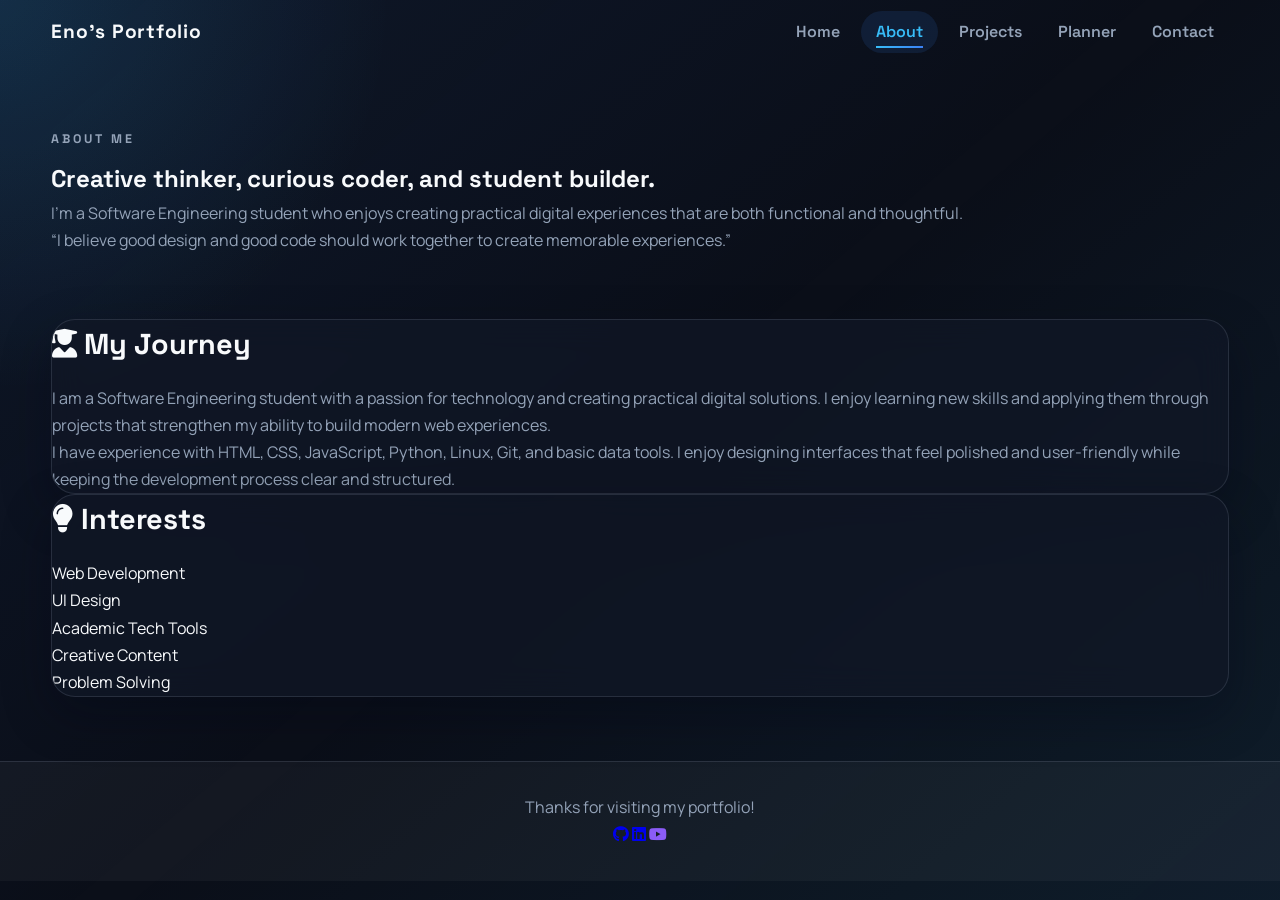
<file: about.html>
<!DOCTYPE html>
<html lang="en">
<head>
    <meta charset="UTF-8">
    <meta name="viewport" content="width=device-width, initial-scale=1.0">
    <title>About Me</title>
    <link href="https://fonts.googleapis.com/css2?family=Manrope:wght@300;400;500;600;700&family=Space+Grotesk:wght@400;500;700&display=swap" rel="stylesheet">
    <link rel="stylesheet" href="https://cdnjs.cloudflare.com/ajax/libs/font-awesome/6.5.2/css/all.min.css">
    <link rel="stylesheet" href="style.css">
</head>
<body>
    <header class="site-header">
        <nav class="navbar">
            <a href="index.html" class="logo">Eno's Portfolio</a>
            <button class="nav-toggle" aria-label="Toggle navigation" aria-expanded="false" aria-controls="navMenu">
                <span></span><span></span><span></span>
            </button>
            <ul class="nav-links" id="navMenu">
                <li><a class="nav-link" href="index.html">Home</a></li>
                <li><a class="nav-link active" href="about.html">About</a></li>
                <li><a class="nav-link" href="projects.html">Projects</a></li>
                <li><a class="nav-link" href="planner.html">Planner</a></li>
                <li><a class="nav-link" href="contact.html">Contact</a></li>
            </ul>
        </nav>
    </header>

    <main class="page-main">
        <section class="page-hero about-hero">
            <div>
                <p class="eyebrow">About Me</p>
                <h1>Creative thinker, curious coder, and student builder.</h1>
                <p>I’m a Software Engineering student who enjoys creating practical digital experiences that are both functional and thoughtful.</p>
            </div>
            <div class="hero-card accent-card">
                <p>“I believe good design and good code should work together to create memorable experiences.”</p>
            </div>
        </section>

        <section class="content-grid two-col">
            <article class="panel journey-card reveal fade-left"">
                <h2><i class="fa-solid fa-user-graduate"></i> My Journey</h2>
                <p>I am a Software Engineering student with a passion for technology and creating practical digital solutions. I enjoy learning new skills and applying them through projects that strengthen my ability to build modern web experiences.</p>
                <p>I have experience with HTML, CSS, JavaScript, Python, Linux, Git, and basic data tools. I enjoy designing interfaces that feel polished and user-friendly while keeping the development process clear and structured.</p>
            </article>
            
            <article class="panel interests-card reveal fade-right">
                <h2><i class="fa-solid fa-lightbulb"></i> Interests</h2>
                <ul class="chip-list">
                    <li>Web Development</li>
                    <li>UI Design</li>
                    <li>Academic Tech Tools</li>
                    <li>Creative Content</li>
                    <li>Problem Solving</li>
                </ul>
            </article>
        </section>
    </main>

    <footer class="site-footer">
        <p>Thanks for visiting my portfolio!</p>
        <div class="footer-links">
            <a href="https://github.com/" target="_blank"><i class="fab fa-github"></i></a>
            <a href="https://linkedin.com/" target="_blank"><i class="fab fa-linkedin"></i></a>
            <a href="https://youtube.com/" target="_blank"><i class="fab fa-youtube"></i></a>
        </div>
    </footer>

    <button class="back-to-top" aria-label="Back to top"><i class="fa-solid fa-arrow-up"></i></button>
    <script src="js/script.js"></script>
</body>
</html>
</file>
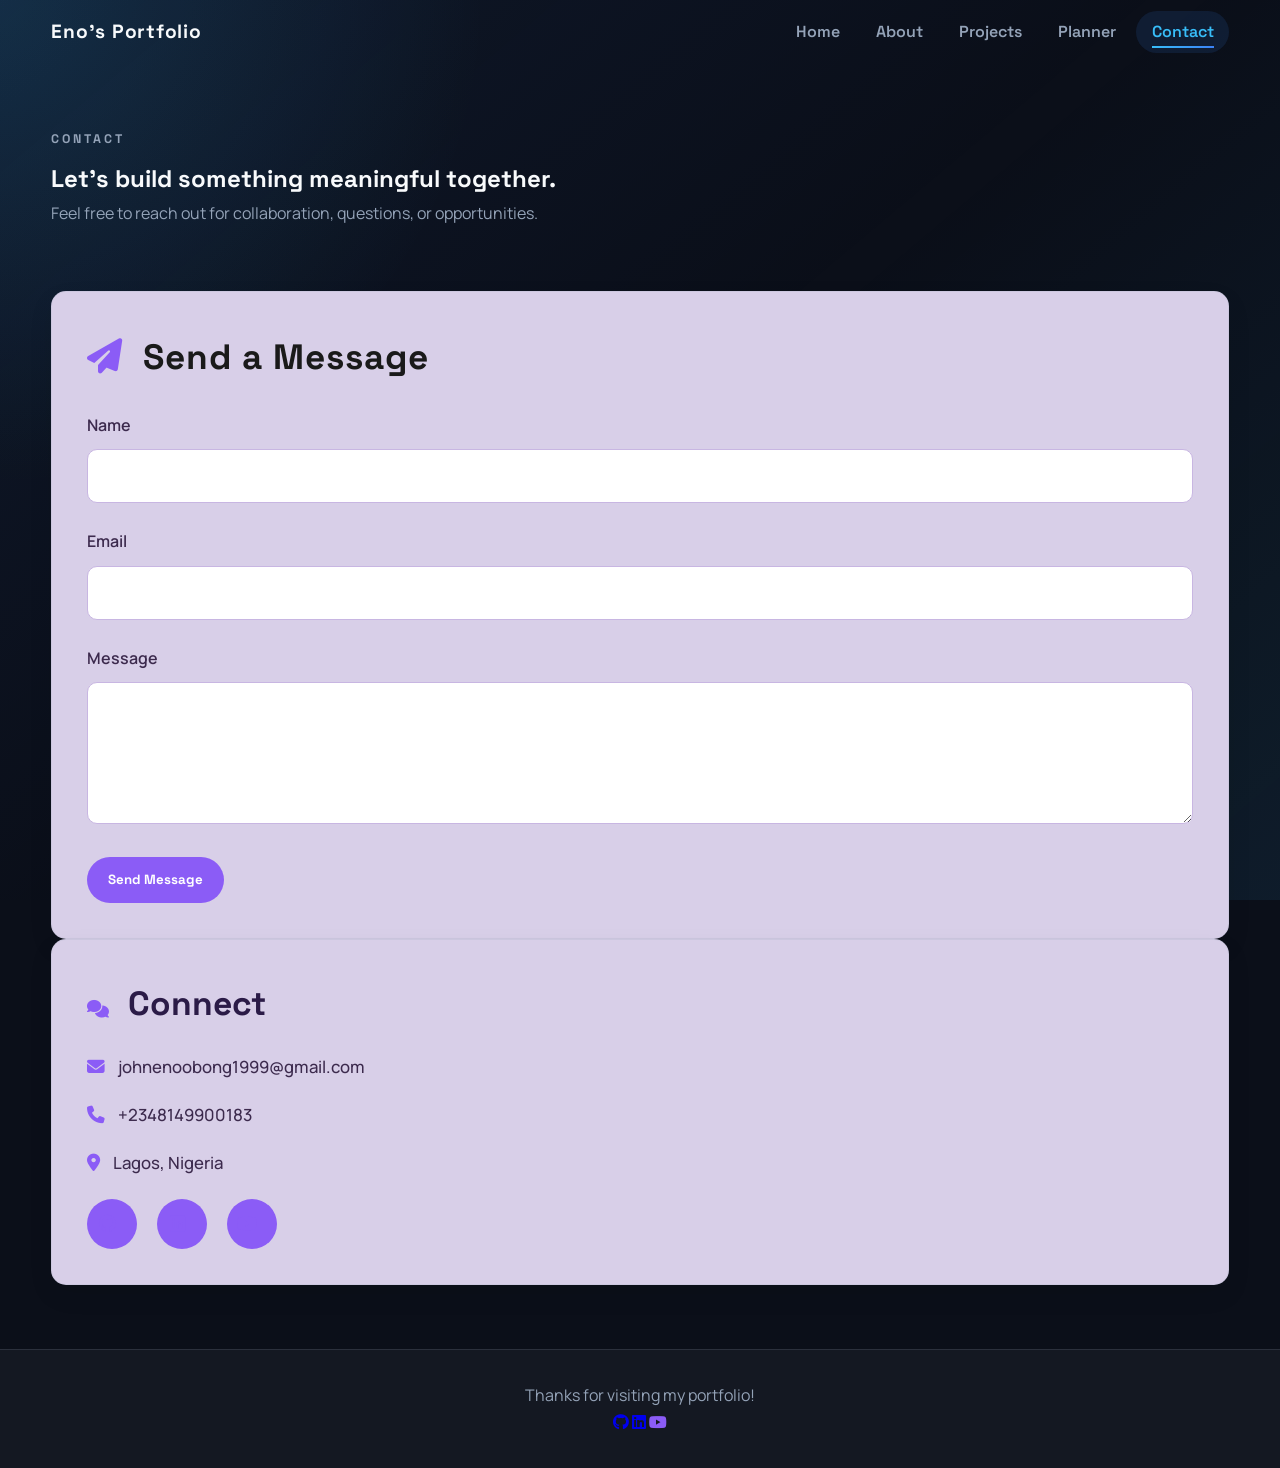
<file: contact.html>
<!DOCTYPE html>
<html lang="en">
<head>
    <meta charset="UTF-8">
    <meta name="viewport" content="width=device-width, initial-scale=1.0">
    <title>Contact</title>
    <link href="https://fonts.googleapis.com/css2?family=Manrope:wght@300;400;500;600;700&family=Space+Grotesk:wght@400;500;700&display=swap" rel="stylesheet">
    <link rel="stylesheet" href="https://cdnjs.cloudflare.com/ajax/libs/font-awesome/6.5.2/css/all.min.css">
    <link rel="stylesheet" href="style.css">
</head>
<body>
    <header class="site-header">
        <nav class="navbar">
            <a href="index.html" class="logo">Eno's Portfolio</a>
            <button class="nav-toggle" aria-label="Toggle navigation" aria-expanded="false" aria-controls="navMenu">
                <span></span><span></span><span></span>
            </button>
            <ul class="nav-links" id="navMenu">
                <li><a class="nav-link" href="index.html">Home</a></li>
                <li><a class="nav-link" href="about.html">About</a></li>
                <li><a class="nav-link" href="projects.html">Projects</a></li>
                <li><a class="nav-link" href="planner.html">Planner</a></li>
                <li><a class="nav-link active" href="contact.html">Contact</a></li>
            </ul>
        </nav>
    </header>

    <main class="page-main">
        <section class="page-hero">
            <p class="eyebrow">Contact</p>
            <h1>Let’s build something meaningful together.</h1>
            <p>Feel free to reach out for collaboration, questions, or opportunities.</p>
        </section>

        <section class="content-grid two-col contact-layout">
            <form class="panel contact-form" id="contactForm">
                <h2><i class="fa-solid fa-paper-plane"></i> Send a Message</h2>
                <div class="input-group">
                    <label for="name">Name</label>
                    <input type="text" id="name" name="name" required>
                </div>
                <div class="input-group">
                    <label for="email">Email</label>
                    <input type="email" id="email" name="email" required>
                </div>
                <div class="input-group">
                    <label for="message">Message</label>
                    <textarea id="message" name="message" rows="5" required></textarea>
                </div>
                <button type="submit" class="btn btn-primary">Send Message</button>
            </form>

            <aside class="panel contact-info">
                <h2><i class="fa-solid fa-comments"></i> Connect</h2>
                <p><i class="fa-solid fa-envelope"></i> johnenoobong1999@gmail.com</p>
                <p><i class="fa-solid fa-phone"></i> +2348149900183</p>
                <p><i class="fa-solid fa-location-dot"></i> Lagos, Nigeria</p>
                <div class="social-links">
                    <a href="https://github.com/" target="_blank"><i class="fab fa-github"></i></a>
                    <a href="https://linkedin.com/" target="_blank"><i class="fab fa-linkedin"></i></a>
                    <a href="https://youtube.com/" target="_blank"><i class="fab fa-youtube"></i></a>
                </div>
            </aside>
        </section>
    </main>

    <footer class="site-footer">
        <p>Thanks for visiting my portfolio!</p>
        <div class="footer-links">
            <a href="https://github.com/" target="_blank"><i class="fab fa-github"></i></a>
            <a href="https://linkedin.com/" target="_blank"><i class="fab fa-linkedin"></i></a>
            <a href="https://youtube.com/" target="_blank"><i class="fab fa-youtube"></i></a>
        </div>
    </footer>

    <button class="back-to-top" aria-label="Back to top"><i class="fa-solid fa-arrow-up"></i></button>
    <script src="js/script.js"></script>
</body>
</html>
</file>
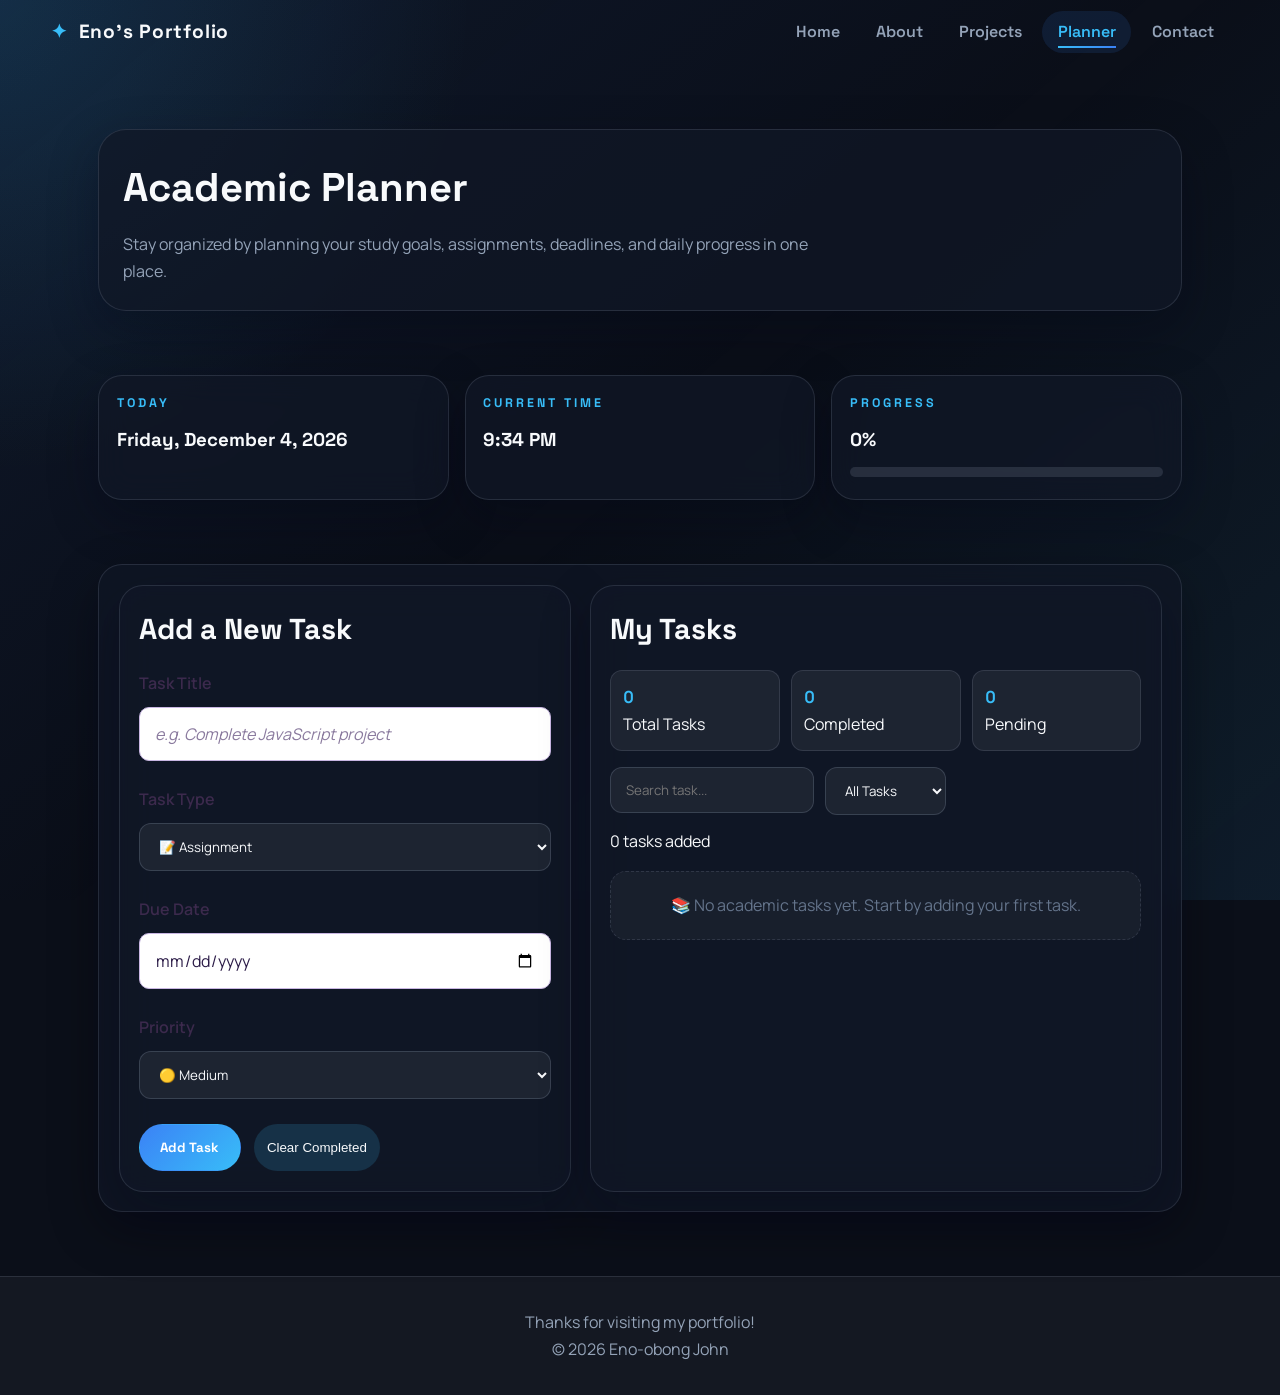
<file: planner.html>
<!DOCTYPE html>
<html lang="en">
<head>
    <meta charset="UTF-8">
    <meta name="viewport" content="width=device-width, initial-scale=1.0">
    <title>Academic Planner</title>
    <link rel="preconnect" href="https://fonts.googleapis.com">
    <link rel="preconnect" href="https://fonts.gstatic.com" crossorigin>
    <link href="https://fonts.googleapis.com/css2?family=Manrope:wght@300;400;500;600;700&family=Space+Grotesk:wght@400;500;700&display=swap" rel="stylesheet">
    <link rel="stylesheet" href="https://cdnjs.cloudflare.com/ajax/libs/font-awesome/6.5.2/css/all.min.css">
    <link rel="stylesheet" href="style.css">
</head>
<body>
    <header>
        <nav class="navbar">
            <a href="index.html" class="logo"><span>✦</span> Eno's Portfolio</a>
            <button class="nav-toggle" aria-label="Toggle navigation" aria-expanded="false" aria-controls="navMenu">
                <span></span><span></span><span></span>
            </button>
            <ul class="nav-links" id="navMenu">
                <li><a class="nav-link" href="index.html">Home</a></li>
                <li><a class="nav-link" href="about.html">About</a></li>
                <li><a class="nav-link" href="projects.html">Projects</a></li>
                <li><a class="nav-link active" href="planner.html">Planner</a></li>
                <li><a class="nav-link" href="contact.html">Contact</a></li>
            </ul>
        </nav>
    </header>

    <main class="planner-page">
        <section class="planner-hero">
            <h1>Academic Planner</h1>
            <p>Stay organized by planning your study goals, assignments, deadlines, and daily progress in one place.</p>
        </section>

        <section class="planner-dashboard">
            <article class="dashboard-card">
                <p class="eyebrow">Today</p>
                <h3 id="todayDate">Loading date...</h3>
            </article>
            <article class="dashboard-card">
                <p class="eyebrow">Current Time</p>
                <h3 id="currentTime">Loading time...</h3>
            </article>
            <article class="dashboard-card">
                <p class="eyebrow">Progress</p>
                <h3 id="plannerPercent">0%</h3>
                <div class="progress-bar"><span id="plannerProgressBar"></span></div>
            </article>
        </section>

        <section class="planner-card">
            <div class="planner-form">
                <h2>Add a New Task</h2>
                <div class="input-group planner-input-group">
                    <label for="taskInput">Task Title</label>
                    <input type="text" id="taskInput" placeholder="e.g. Complete JavaScript project">
                </div>
                <div class="input-group planner-input-group">
                    <label for="taskCategory">Task Type</label>
                    <select id="taskCategory">
                        <option value="Assignment">📝 Assignment</option>
                        <option value="Lecture">🎓 Lecture</option>
                        <option value="Quiz">🧠 Quiz</option>
                        <option value="Lab Practical">🧪 Lab Practical</option>
                        <option value="Coding Practice">💻 Coding Practice</option>
                        <option value="Web Development">🌐 Web Development</option>
                        <option value="Linux Practice">🐧 Linux Practice</option>
                        <option value="DevOps Study">⚙️ DevOps Study</option>
                        <option value="Reading">📖 Reading</option>
                        <option value="Research">🔬 Research</option>
                        <option value="Personal Study">📘 Personal Study</option>
                        <option value="Group Project">👥 Group Project</option>
                        <option value="Revision">📚 Revision</option>
                        <option value="Examination">🗓️ Examination</option>
                        <option value="Meeting">🤝 Meeting</option>
                        <option value="Presentation">📊 Presentation</option>
                        <option value="Internship Application">💼 Internship Application</option>
                        <option value="Portfolio Update">🖼️ Portfolio Update</option>
                        <option value="GitHub Commit">🐙 GitHub Commit</option>
                        <option value="LinkedIn Post">🔗 LinkedIn Post</option>
                        <option value="Exercise">🏃 Exercise</option>
                        <option value="Prayer / Devotion">🙏 Prayer / Devotion</option>
                        <option value="Personal Goals">🎯 Personal Goals</option>
                    </select>
                </div>
                <div class="input-group planner-input-group">
                    <label for="taskDate">Due Date</label>
                    <input type="date" id="taskDate">
                </div>
                <div class="input-group planner-input-group">
                    <label for="taskPriority">Priority</label>
                    <select id="taskPriority">
                        <option value="High">🔴 High</option>
                        <option value="Medium" selected>🟡 Medium</option>
                        <option value="Low">🟢 Low</option>
                    </select>
                </div>
                <div class="planner-actions">
                    <button id="addTaskBtn" class="btn btn-primary">Add Task</button>
                    <button id="clearCompletedBtn" class="clear-completed-btn">Clear Completed</button>
                </div>
            </div>

            <div class="planner-list-wrap">
                <div class="planner-summary">
                    <h2>My Tasks</h2>
                    <div class="summary-grid">
                        <div class="summary-pill"><strong id="totalTasks">0</strong>Total Tasks</div>
                        <div class="summary-pill"><strong id="completedTasks">0</strong>Completed</div>
                        <div class="summary-pill"><strong id="pendingTasks">0</strong>Pending</div>
                    </div>
                    <div class="filters">
                        <div class="search-box">
                            <input type="text" id="searchInput" placeholder="Search task...">
                        </div>
                        <div class="task-filter">
                            <select id="filterSelect">
                                <option value="all">All Tasks</option>
                                <option value="completed">Completed</option>
                                <option value="pending">Pending</option>
                            </select>
                        </div>
                    </div>
                    <p id="taskCount">0 tasks added</p>
                </div>
                <ul id="taskList" class="task-list"></ul>
            </div>
        </section>
    </main>

    <footer class="site-footer">
        <p>Thanks for visiting my portfolio!</p>
        <p>© 2026 Eno-obong John</p>
    </footer>

    <button id="backToTop" class="back-to-top" aria-label="Back to top"><i class="fa-solid fa-arrow-up"></i></button>
    <script src="js/script.js"></script>
    <script src="js/planner.js"></script>
</body>
</html>
</file>
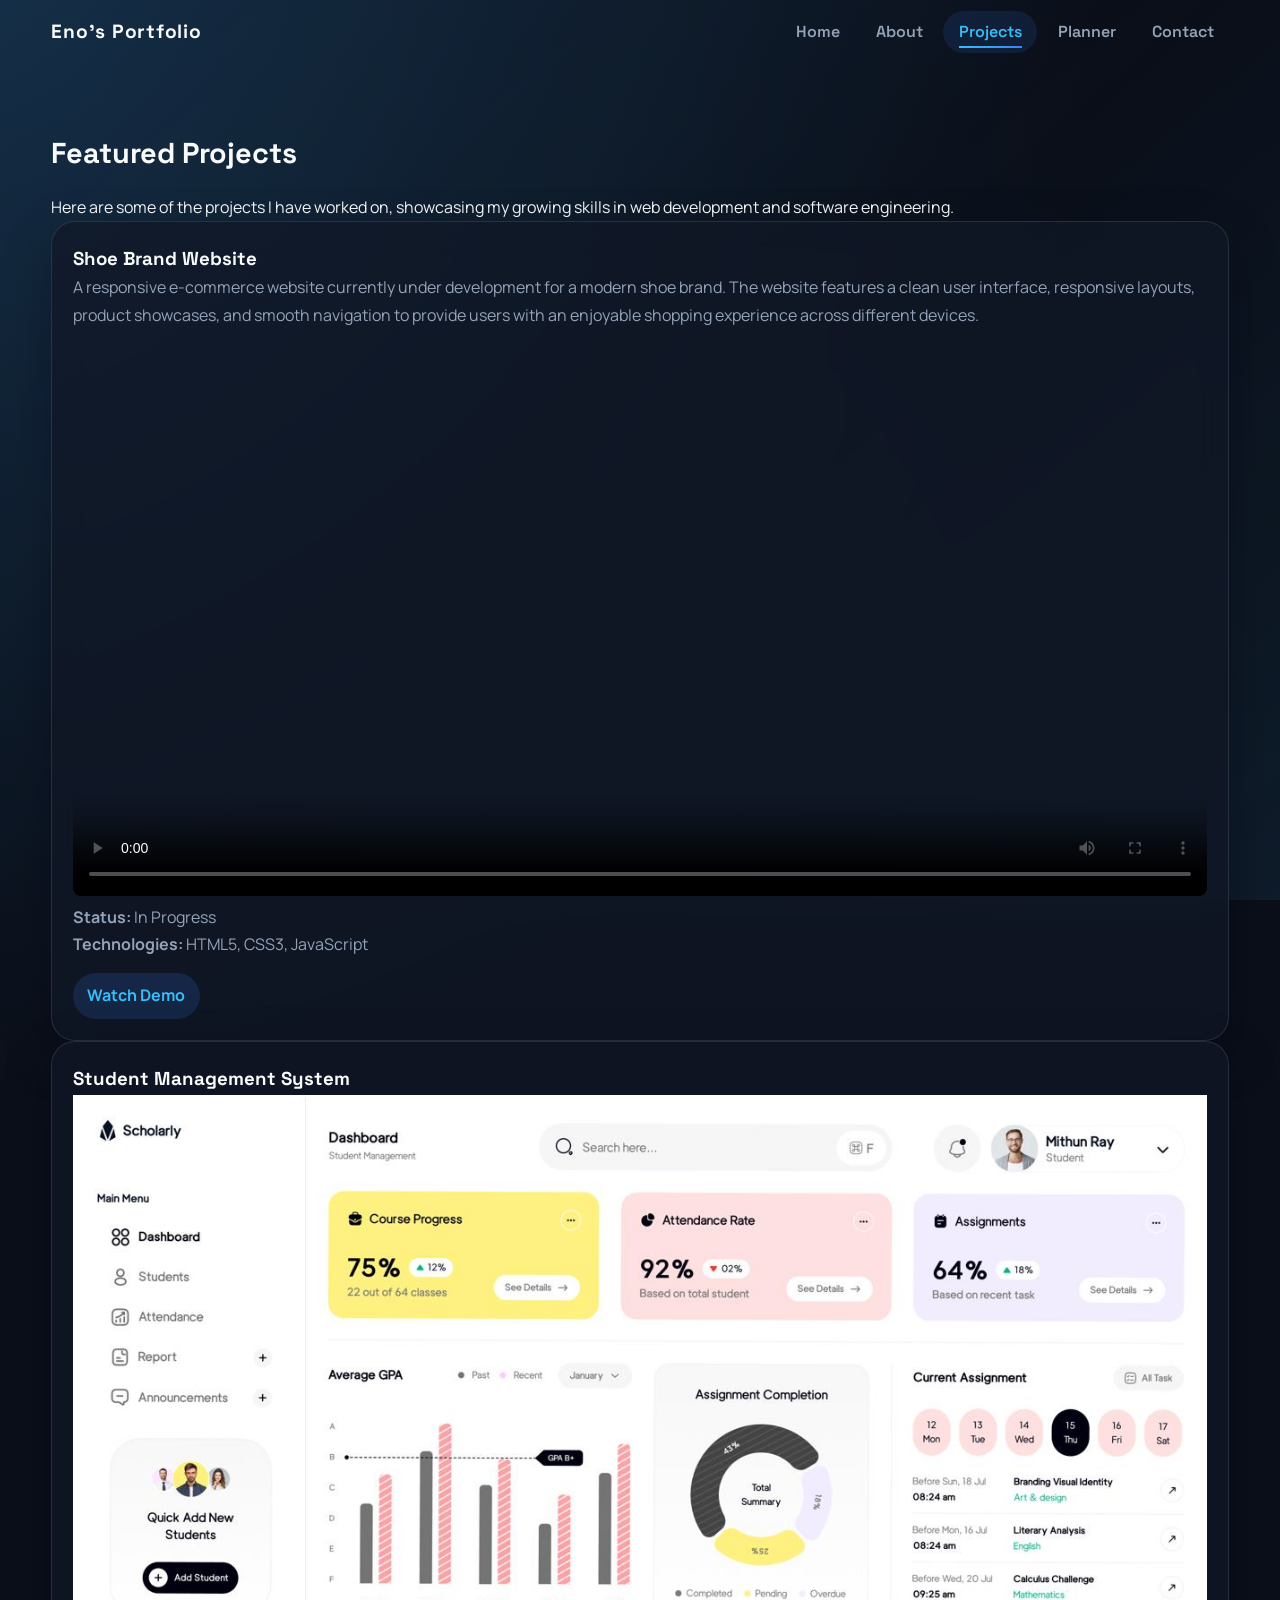
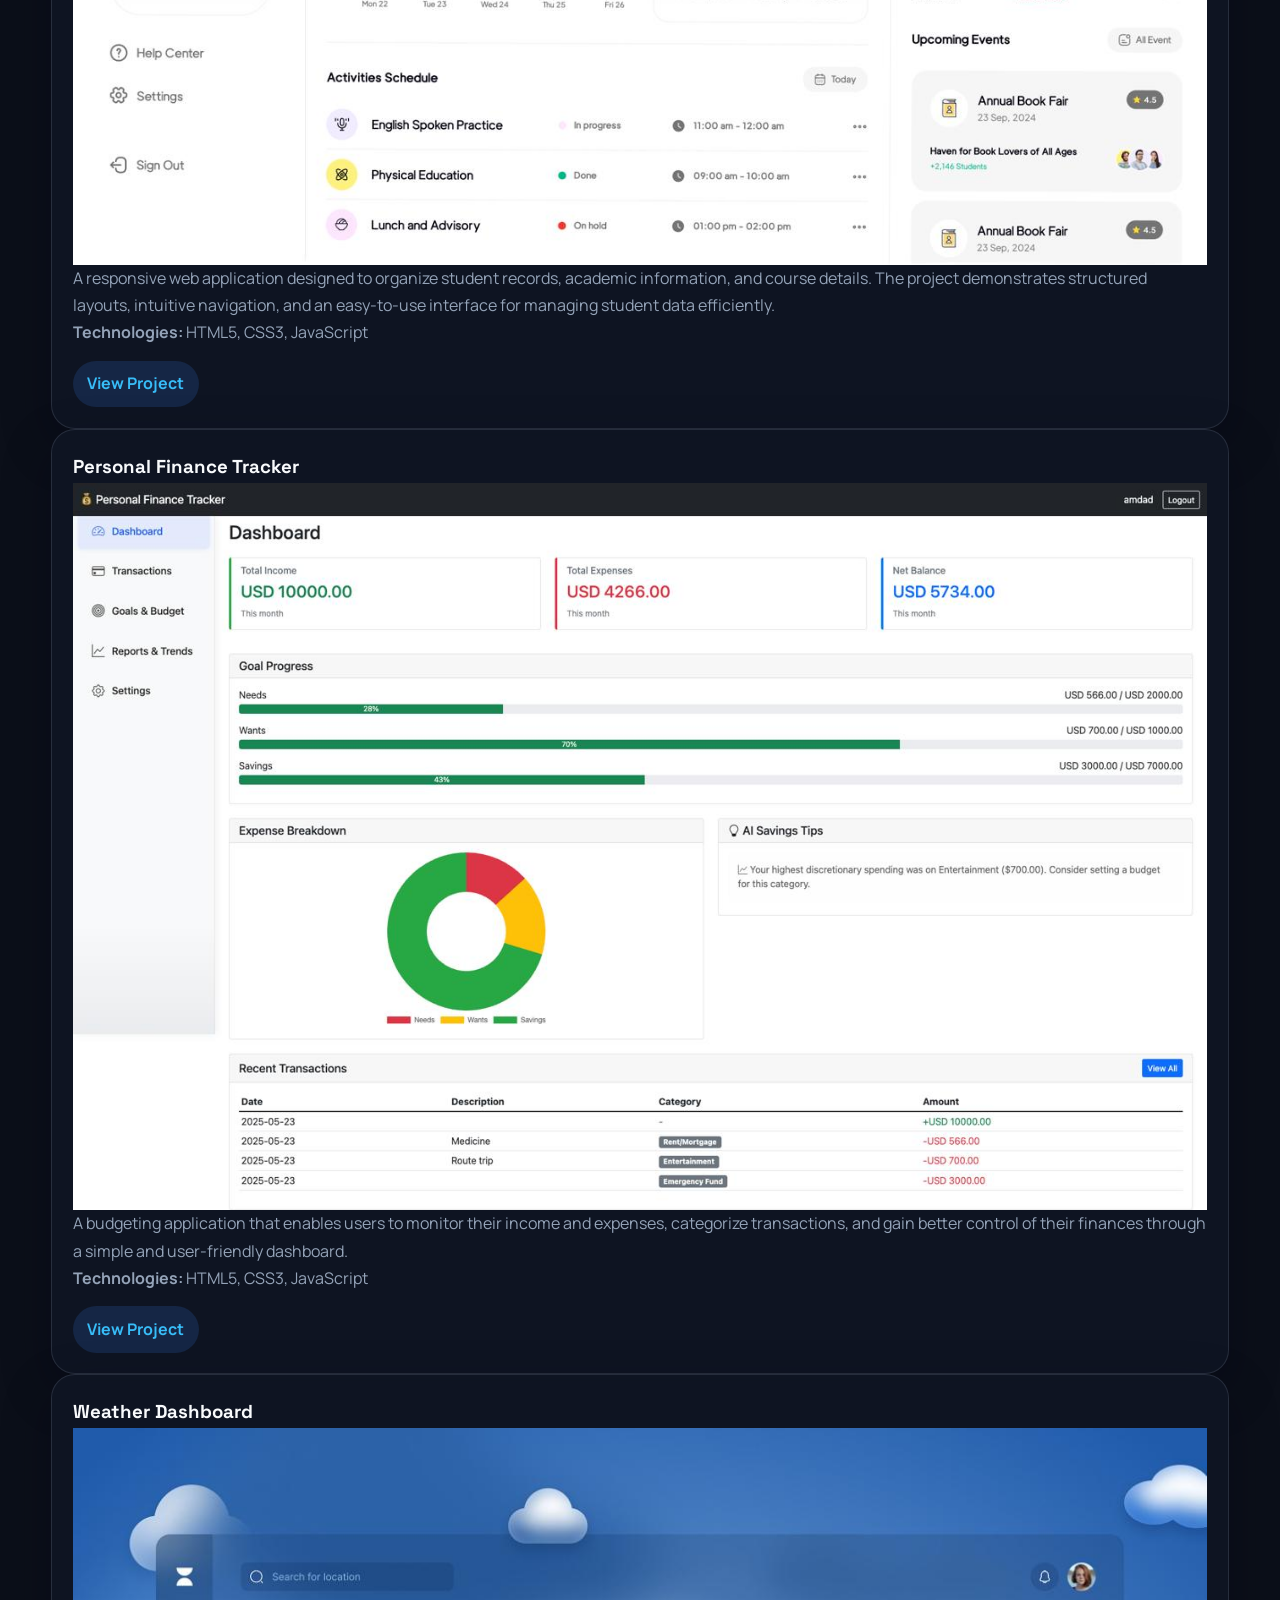
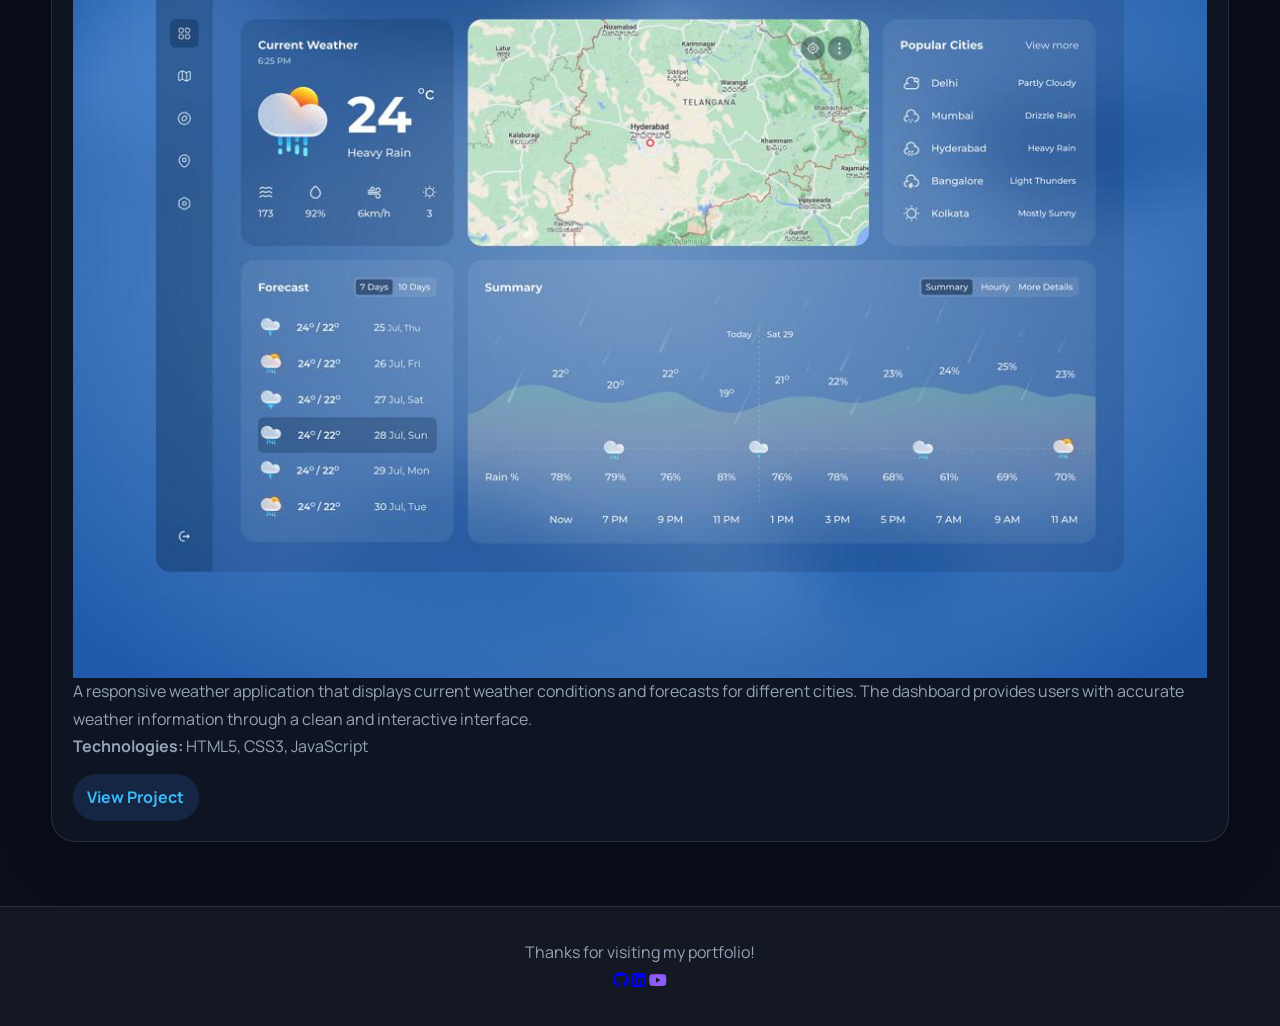
<file: projects.html>
<!DOCTYPE html>
<html lang="en">
<head>
    <meta charset="UTF-8">
    <meta name="viewport" content="width=device-width, initial-scale=1.0">
    <title>Projects</title>
    <link href="https://fonts.googleapis.com/css2?family=Manrope:wght@300;400;500;600;700&family=Space+Grotesk:wght@400;500;700&display=swap" rel="stylesheet">
    <link rel="stylesheet" href="https://cdnjs.cloudflare.com/ajax/libs/font-awesome/6.5.2/css/all.min.css">
    <link rel="stylesheet" href="style.css">
</head>
<body>
    <header class="site-header">
        <nav class="navbar">
            <a href="index.html" class="logo">Eno's Portfolio</a>
            <button class="nav-toggle" aria-label="Toggle navigation" aria-expanded="false" aria-controls="navMenu">
                <span></span><span></span><span></span>
            </button>
            <ul class="nav-links" id="navMenu">
                <li><a class="nav-link" href="index.html">Home</a></li>
                <li><a class="nav-link" href="about.html">About</a></li>
                <li><a class="nav-link active" href="projects.html">Projects</a></li>
                <li><a class="nav-link" href="planner.html">Planner</a></li>
                <li><a class="nav-link" href="contact.html">Contact</a></li>
            </ul>
        </nav>
    </header>

    <main class="page-main">
        <section class="featured-projects" id="projects">
            <h2>Featured Projects</h2>
            <p class="section-description">
                Here are some of the projects I have worked on, showcasing my
                growing skills in web development and software engineering.
            </p>
            <div class="project-container">
                <article class="project-card">
                    <h3>Shoe Brand Website</h3>
                    <p>
                        A responsive e-commerce website currently under development
                        for a modern shoe brand. The website features a clean user
                        interface, responsive layouts, product showcases, and smooth
                        navigation to provide users with an enjoyable shopping
                        experience across different devices.
                    </p>
                    <video controls preload="metadata" poster="C:\Users\ENO\Downloads\My Portfolio\images\Screenshot 2026-07-09 155230.png" style="width: 100%; max-width: 100%; border-radius: 8px; object-fit: cover;">
                        <source src="videos\shoe-brand-demo.mp4" type="video/mp4">
                        Your browser does not support the video tag.
                    </video>
                    <p><strong>Status:</strong> In Progress</p>
                    <p><strong>Technologies:</strong> HTML5, CSS3, JavaScript</p>
                    <a href="videos\shoe-brand-demo.mp4" class="project-btn" target="_blank" rel="noopener noreferrer">
                        Watch Demo
                    </a>
                </article>

                <article class="project-card">
                    <h3>Student Management System</h3>
                    <img src="images/tly3hLxdtcfSDEuBhC8T1okugpgtpf6piFYImFWAmWC1b9pgjjPoJsme7ub0RUok21gwHRldmeZ2DCEyQEwcjldC21WEPnlIzFT2rIq2WpsrKNy-pRwe7WC9PzPik-v-z0AUkcZySHbn2jwy2_M3_a9L1Cv7zC8orWGa5T-NlRo.jpg"
                         alt="Student Management System">
                    <p>
                        A responsive web application designed to organize student
                        records, academic information, and course details. The
                        project demonstrates structured layouts, intuitive
                        navigation, and an easy-to-use interface for managing
                        student data efficiently.
                    </p>
                    <p><strong>Technologies:</strong> HTML5, CSS3, JavaScript</p>
                    <a href="images/tly3hLxdtcfSDEuBhC8T1okugpgtpf6piFYImFWAmWC1b9pgjjPoJsme7ub0RUok21gwHRldmeZ2DCEyQEwcjldC21WEPnlIzFT2rIq2WpsrKNy-pRwe7WC9PzPik-v-z0AUkcZySHbn2jwy2_M3_a9L1Cv7zC8orWGa5T-NlRo.jpg" class="project-btn">
                        View Project
                    </a>
                </article>

                <article class="project-card">
                    <h3>Personal Finance Tracker</h3>
                    <img src="images/cDtpvM_YcFxFbzcoFHw2OB-UGj0vAwEO4Ub-eV1B6BcwP4WKeOPNGluZUcaNHrctWF4Hmi-AHn-a7z5bhC1b9fJPuOBs0whFLSV3jHgZDR4_bYYzhXzKbohYFQgcuxvTX_YVRbNKlmzKscEA12oSTWV_OOJPECxnDO2KoV2_u8A.jpg"
                         alt="Personal Finance Tracker">
                    <p>
                        A budgeting application that enables users to monitor their
                        income and expenses, categorize transactions, and gain better
                        control of their finances through a simple and user-friendly
                        dashboard.
                    </p>
                    <p><strong>Technologies:</strong> HTML5, CSS3, JavaScript</p>
                    <a href="images/cDtpvM_YcFxFbzcoFHw2OB-UGj0vAwEO4Ub-eV1B6BcwP4WKeOPNGluZUcaNHrctWF4Hmi-AHn-a7z5bhC1b9fJPuOBs0whFLSV3jHgZDR4_bYYzhXzKbohYFQgcuxvTX_YVRbNKlmzKscEA12oSTWV_OOJPECxnDO2KoV2_u8A.jpg" class="project-btn">
                        View Project
                    </a>
                </article>

                <article class="project-card">
                    <h3>Weather Dashboard</h3>
                    <img src="images/L_O9BKNHOo7yy3V-gqmC8gdWurb_908gJINGxbf8DtNeHtpQDzsc7VOwjRo7sGFoL62a_1VmqKUw6agaL6DCI4x7HC0UmKi6VDPds6Guy3lDS5-7abdashTjwAFgH3KEQ3meInAuHmOL9W2SbMAK-rThtLbPKwCMe5-8ma1vXQ4.jpg"
                         alt="Weather Dashboard">
                    <p>
                        A responsive weather application that displays current
                        weather conditions and forecasts for different cities. The
                        dashboard provides users with accurate weather information
                        through a clean and interactive interface.
                    </p>
                    <p><strong>Technologies:</strong> HTML5, CSS3, JavaScript</p>
                    <a href="images/L_O9BKNHOo7yy3V-gqmC8gdWurb_908gJINGxbf8DtNeHtpQDzsc7VOwjRo7sGFoL62a_1VmqKUw6agaL6DCI4x7HC0UmKi6VDPds6Guy3lDS5-7abdashTjwAFgH3KEQ3meInAuHmOL9W2SbMAK-rThtLbPKwCMe5-8ma1vXQ4.jpg" class="project-btn">
                        View Project
                    </a>
                </article>
            </div>
        </section>
    </main>

    <footer class="site-footer">
        <p>Thanks for visiting my portfolio!</p>
        <div class="footer-links">
            <a href="https://github.com/" target="_blank"><i class="fab fa-github"></i></a>
            <a href="https://linkedin.com/" target="_blank"><i class="fab fa-linkedin"></i></a>
            <a href="https://youtube.com/" target="_blank"><i class="fab fa-youtube"></i></a>
        </div>
    </footer>

    <button class="back-to-top" aria-label="Back to top"><i class="fa-solid fa-arrow-up"></i></button>
    <script src="js/script.js"></script>
</body>
</html>
</file>
<file: style.css>
:root {
    --bg: #0B0F19;
    --bg-secondary: #111827;
    --card: #1F2937;
    --accent: #3B82F6;
    --highlight: #38BDF8;
    --text: #F8FAFC;
    --secondary: #94A3B8;
    --border: rgba(148, 163, 184, 0.18);
    --glass: rgba(17, 24, 39, 0.74);
    --shadow: 0 18px 50px rgba(2, 6, 23, 0.32);
}

* {
    margin: 0;
    padding: 0;
    box-sizing: border-box;
}

html {
    scroll-behavior: smooth;
}

body {
    font-family: 'Manrope', sans-serif;
    background: radial-gradient(circle at top left, rgba(56, 189, 248, 0.14), transparent 25%), var(--bg);
    color: var(--text);
    line-height: 1.7;
    min-height: 100vh;
}

body::before {
    content: '';
    position: fixed;
    inset: 0;
    background: linear-gradient(140deg, rgba(59, 130, 246, 0.08), transparent 50%, rgba(56, 189, 248, 0.08));
    pointer-events: none;
    z-index: -1;
}

section[id] {
    scroll-margin-top: 100px;
}

a {
    text-decoration: none;
}

img {
    max-width: 100%;
    display: block;
}

h1, h2, h3, h4, .logo, .nav-link, .btn, .eyebrow {
    font-family: 'Space Grotesk', sans-serif;
}

header, .site-header {
    position: sticky;
    top: 0;
    z-index: 1000;
    transition: background 0.3s ease, box-shadow 0.3s ease;
}

header.scrolled, .site-header.scrolled {
    background: rgba(11, 15, 25, 0.86);
    backdrop-filter: blur(16px);
    box-shadow: 0 10px 35px rgba(2, 6, 23, 0.25);
}

.navbar {
    width: min(1200px, 92%);
    margin: auto;
    display: flex;
    justify-content: space-between;
    align-items: center;
    padding: 1rem 0;
    position: relative;
}

.logo {
    color: var(--text);
    font-size: 1.2rem;
    font-weight: 700;
    letter-spacing: 0.04em;
}

.logo span {
    color: var(--highlight);
    margin-right: 0.3rem;
}

.nav-toggle {
    display: none;
    flex-direction: column;
    gap: 5px;
    background: transparent;
    border: none;
    cursor: pointer;
}

.nav-toggle span {
    width: 24px;
    height: 2px;
    border-radius: 2px;
    background: var(--text);
}

.nav-links {
    display: flex;
    list-style: none;
    gap: 0.35rem;
}

.nav-link {
    position: relative;
    color: var(--secondary);
    padding: 0.65rem 0.95rem;
    border-radius: 999px;
    transition: color 0.3s ease, background 0.3s ease, transform 0.3s ease;
    font-weight: 600;
}

.nav-link::after {
    content: '';
    position: absolute;
    left: 0.95rem;
    bottom: 0.35rem;
    width: 0;
    height: 2px;
    background: linear-gradient(90deg, var(--highlight), var(--accent));
    transition: width 0.3s ease;
}

.nav-link:hover,
.nav-link.active {
    color: var(--text);
    background: rgba(59, 130, 246, 0.12);
    transform: translateY(-2px);
}

.nav-link:hover::after,
.nav-link.active::after {
    width: calc(100% - 1.9rem);
}

.hero {
    position: relative;
    width: min(1200px, 92%);
    margin: 2rem auto 4rem;
    min-height: 88vh;
    border-radius: 32px;
    overflow: hidden;
    border: 1px solid var(--border);
    box-shadow: var(--shadow);
    display: grid;
    align-items: center;
    isolation: isolate;
}

.hero-video,
.hero-overlay,
.hero-fallback {
    position: absolute;
    inset: 0;
    width: 100%;
    height: 100%;
}

.hero-video {
    z-index: -2;
    object-fit: cover;
    filter: blur(2px) brightness(0.35);
    opacity: 0.8;
    pointer-events: none;
}

.hero-fallback {
    z-index: -2;
    object-fit: cover;
    display: none;
}

.hero-fallback.show {
    display: block;
}

.hero-overlay {
    z-index: -1;
    background: linear-gradient(125deg, rgba(11, 15, 25, 0.92) 0%, rgba(11, 15, 25, 0.72) 40%, rgba(11, 15, 25, 0.86) 100%);
}

.hero-content {
    position: relative;
    z-index: 1;
    display: grid;
    grid-template-columns: 1.1fr 0.9fr;
    gap: 2rem;
    align-items: center;
    padding: clamp(1.8rem, 4vw, 3.5rem);
}

.hero-intro {
    display: inline-flex;
    align-items: center;
    gap: 0.5rem;
    font-size: 0.9rem;
    letter-spacing: 0.2em;
    text-transform: uppercase;
    color: var(--highlight);
    margin-bottom: 1rem;
}

.hero-title {
    display: flex;
    flex-wrap: wrap;
    gap: 0.3rem;
    font-size: clamp(2rem, 4.4vw, 3.8rem);
    line-height: 1.05;
    margin-bottom: 1rem;
    letter-spacing: 0.08em;
    text-shadow: 0 10px 30px rgba(0, 0, 0, 0.28);
}

.hero-title span {
    display: inline-block;
    opacity: 0;
    transform: translateY(16px);
    animation: heroReveal 0.8s ease forwards;
}

.hero-title span:nth-child(2) { animation-delay: 0.2s; }
.hero-title span:nth-child(3) { animation-delay: 0.4s; }

.hero-subtitle {
    display: flex;
    flex-wrap: wrap;
    gap: 0.7rem;
    margin-bottom: 1.2rem;
}

.hero-subtitle span {
    padding: 0.45rem 0.8rem;
    border-radius: 999px;
    background: rgba(56, 189, 248, 0.14);
    border: 1px solid rgba(56, 189, 248, 0.24);
    color: var(--text);
    font-size: 0.95rem;
    backdrop-filter: blur(8px);
}

.hero-text p {
    max-width: 640px;
    color: rgba(248, 250, 252, 0.9);
    margin-bottom: 1.4rem;
}

.hero-actions {
    display: flex;
    flex-wrap: wrap;
    gap: 1rem;
}

.btn {
    display: inline-flex;
    align-items: center;
    justify-content: center;
    padding: 0.9rem 1.3rem;
    border-radius: 999px;
    font-weight: 700;
    transition: transform 0.3s ease, box-shadow 0.3s ease, background 0.3s ease;
    border: 1px solid transparent;
}

.btn:hover {
    transform: translateY(-3px);
    box-shadow: 0 12px 30px rgba(56, 189, 248, 0.16);
}

.btn-primary {
    background: linear-gradient(135deg, var(--accent), var(--highlight));
    color: white;
}

.contact-form .btn-primary{
    background:#8B5CF6;   /* Change to any color you like */
    color:#fff;
    border:none;
}

.contact-form .btn-primary:hover{
    background:#6D28D9;
}

.btn-outline {
    border-color: rgba(255, 255, 255, 0.2);
    background: rgba(255, 255, 255, 0.08);
    color: var(--text);
}

.hero-image {
    display: flex;
    justify-content: center;
}

.hero-image img {
    width: min(320px, 80vw);
    aspect-ratio: 1;
    object-fit: cover;
    border-radius: 30px;
    border: 2px solid rgba(255, 255, 255, 0.16);
    box-shadow: var(--shadow);
    animation: float 5s ease-in-out infinite;
}

section {
    width: min(1200px, 92%);
    margin: 4rem auto;
}

section h2 {
    color: var(--text);
    margin-bottom: 1rem;
    font-size: 1.8rem;
    visibility: visible;
    opacity: 1;
}

.eyebrow {
    color: var(--highlight);
    font-size: 0.78rem;
    font-weight: 700;
    letter-spacing: 0.24em;
    text-transform: uppercase;
    margin-bottom: 0.6rem;
}

.section-heading {
    margin-bottom: 1.25rem;
}

.panel,
.project-card,
.planner-card,
.planner-form,
.planner-list-wrap,
.contact-form,
.contact-info,
.highlight-card,
.stat-card,
.dashboard-card {
    background: var(--glass);
    backdrop-filter: blur(16px);
    border: 1px solid var(--border);
    border-radius: 24px;
    box-shadow: var(--shadow);
}

.biography p,
.page-hero p,
.project-card p,
.panel p,
.contact-intro,
.contact-info p {
    color: var(--secondary);
}

.stats-grid {
    display: grid;
    grid-template-columns: repeat(auto-fit, minmax(180px, 1fr));
    gap: 1rem;
    margin-top: 1.5rem;
}

.stat-card {
    padding: 1.2rem;
    text-align: center;
}

.stat-card h3 {
    font-size: 2rem;
    color: var(--highlight);
}

.stat-card p {
    color: var(--secondary);
    margin-top: 0.3rem;
}

.skill-list {
    display: flex;
    flex-wrap: wrap;
    gap: 0.9rem;
    list-style: none;
    margin-top: 0.8rem;
}

.skill-list li {
    padding: 0.8rem 1rem;
    border-radius: 999px;
    background: linear-gradient(135deg, rgba(59, 130, 246, 0.2), rgba(56, 189, 248, 0.12));
    color: var(--text);
    border: 1px solid rgba(56, 189, 248, 0.18);
}

.project-grid {
    display: grid;
    grid-template-columns: repeat(auto-fit, minmax(260px, 1fr));
    gap: 1.2rem;
}

.project-card {
    padding: 1.3rem;
    transition: transform 0.3s ease, box-shadow 0.3s ease;
}

.project-card:hover {
    transform: translateY(-8px);
    box-shadow: 0 24px 50px rgba(2, 6, 23, 0.34);
}

.coral-card { border-top: 5px solid #fb7185; }
.teal-card { border-top: 5px solid #2dd4bf; }
.purple-card { border-top: 5px solid #8b5cf6; }
.orange-card { border-top: 5px solid #f59e0b; }

.chip-link,
.project-btn {
    display: inline-block;
    margin-top: 0.9rem;
    padding: 0.6rem 0.9rem;
    border-radius: 999px;
    background: rgba(59, 130, 246, 0.16);
    color: var(--highlight);
    font-weight: 700;
    transition: background 0.3s ease, color 0.3s ease;
}

.chip-link:hover,
.project-btn:hover {
    background: rgba(56, 189, 248, 0.24);
    color: var(--text);
}

.highlights-grid {
    display: grid;
    grid-template-columns: repeat(auto-fit, minmax(240px, 1fr));
    gap: 1rem;
}

.highlight-card {
    padding: 1.3rem;
}

.highlight-card h3 {
    margin: 0.2rem 0 0.6rem;
    color: var(--text);
}

.highlight-card span {
    display: inline-block;
    margin-top: 0.6rem;
    color: var(--highlight);
    font-weight: 700;
}

.highlight-icon {
    font-size: 1.5rem;
}

.contact-section {
    padding: 2rem 0 0;
}

.contact-container {
    display: grid;
    grid-template-columns: 1.1fr 0.9fr;
    gap: 1.2rem;
    margin-top: 1.4rem;
}

.contact-form,
.contact-info {
    padding: 1.4rem;
    color: var(--text);
}

.contact-form h2,
.contact-info h2,
.contact-section h1 {
    color: var(--text);
    visibility: visible;
    opacity: 1;
}

.input-group {
    margin-bottom: 1rem;
}

.input-group label {
    display: block;
    margin-bottom: 0.5rem;
    font-weight: 700;
    color: var(--text);
}

.input-group input,
.input-group textarea,
.planner-input-group input,
.planner-input-group select,
.search-box input,
.task-filter select {
    width: 100%;
    padding: 0.8rem 0.95rem;
    border: 1px solid rgba(148, 163, 184, 0.24);
    border-radius: 12px;
    font-family: inherit;
    background: rgba(255, 255, 255, 0.06);
    color: var(--text);
}

.input-group textarea {
    resize: vertical;
    min-height: 120px;
}

.contact-info p {
    margin-bottom: 0.8rem;
    color: var(--secondary);
}

.social-links {
    display: flex;
    gap: 0.8rem;
    margin-top: 1rem;
}

.social-links a {
    width: 44px;
    height: 44px;
    border-radius: 50%;
    display: grid;
    place-items: center;
    background: linear-gradient(135deg, var(--accent), var(--highlight));
    color: white;
    transition: transform 0.3s ease;
}

.social-links a:hover {
    transform: translateY(-3px);
}

.site-footer .fa-youtube{
    color:#8B5CF6;
}

.site-footer {
    margin-top: 3rem;
    padding: 2rem 1rem;
    text-align: center;
    background: rgba(255, 255, 255, 0.04);
    border-top: 1px solid var(--border);
}

.site-footer p {
    color: var(--secondary);
}

.back-to-top {
    position: fixed;
    right: 22px;
    bottom: 22px;
    width: 48px;
    height: 48px;
    border: none;
    border-radius: 50%;
    background: linear-gradient(135deg, var(--accent), var(--highlight));
    color: white;
    box-shadow: var(--shadow);
    cursor: pointer;
    display: none;
    transition: transform 0.3s ease;
}

.back-to-top:hover {
    transform: translateY(-3px);
}

.reveal {
    opacity: 0;
    transform: translateY(30px);
    transition: opacity 0.8s ease, transform 0.8s ease;
}

.reveal.visible {
    opacity: 1;
    transform: translateY(0);
}

.reveal.fade-left {
    transform: translateX(-30px);
}

.reveal.fade-left.visible {
    transform: translateX(0);
}

.reveal.fade-right {
    transform: translateX(30px);
}

.reveal.fade-right.visible {
    transform: translateX(0);
}

.reveal.zoom-in {
    transform: scale(0.96);
}

.reveal.zoom-in.visible {
    transform: scale(1);
}

@keyframes float {
    0%, 100% { transform: translateY(0); }
    50% { transform: translateY(-9px); }
}

@keyframes pulseGlow {
    0%, 100% { box-shadow: 0 0 0 0 rgba(56, 189, 248, 0.22); }
    50% { box-shadow: 0 0 0 12px rgba(56, 189, 248, 0); }
}

@keyframes heroReveal {
    from {
        opacity: 0;
        transform: translateY(18px);
    }
    to {
        opacity: 1;
        transform: translateY(0);
    }
}

.active-nav {
    color: var(--highlight) !important;
}

.planner-page {
    width: min(1200px, 92%);
    margin: 2rem auto 4rem;
}

.planner-hero {
    margin-bottom: 1.5rem;
    padding: 1.5rem;
    border-radius: 28px;
    background: var(--glass);
    border: 1px solid var(--border);
    box-shadow: var(--shadow);
}

.planner-hero h1 {
    font-size: clamp(1.8rem, 3.2vw, 2.5rem);
    color: var(--text);
    margin-bottom: 0.6rem;
}

.planner-hero p {
    color: var(--secondary);
    max-width: 720px;
}

.planner-dashboard {
    display: grid;
    grid-template-columns: repeat(auto-fit, minmax(220px, 1fr));
    gap: 1rem;
    margin-bottom: 1.2rem;
}

.dashboard-card {
    padding: 1.1rem;
}

.dashboard-card h3 {
    margin-top: 0.25rem;
    color: var(--text);
}

.progress-bar {
    width: 100%;
    height: 10px;
    border-radius: 999px;
    background: rgba(148, 163, 184, 0.18);
    overflow: hidden;
    margin: 0.7rem 0 0.3rem;
}

.progress-bar span {
    display: block;
    height: 100%;
    width: 0;
    background: linear-gradient(90deg, var(--accent), var(--highlight));
    transition: width 0.3s ease;
}

.planner-card {
    display: grid;
    grid-template-columns: 0.95fr 1.2fr;
    gap: 1.2rem;
    padding: 1.2rem;
}

.planner-form,
.planner-list-wrap {
    padding: 1.2rem;
}

.planner-form h2,
.planner-summary h2 {
    margin-bottom: 1rem;
    color: var(--text);
}

.planner-actions {
    display: flex;
    flex-wrap: wrap;
    gap: 0.8rem;
    margin-top: 0.8rem;
}

.summary-grid {
    display: grid;
    grid-template-columns: repeat(auto-fit, minmax(110px, 1fr));
    gap: 0.7rem;
    margin-bottom: 1rem;
}

.summary-pill {
    padding: 0.75rem;
    border-radius: 12px;
    background: rgba(255, 255, 255, 0.06);
    border: 1px solid var(--border);
}

.summary-pill strong {
    display: block;
    font-size: 1.05rem;
    color: var(--highlight);
}

.filters {
    display: flex;
    flex-wrap: wrap;
    gap: 0.7rem;
    margin-bottom: 0.8rem;
}

.task-list {
    list-style: none;
    display: flex;
    flex-direction: column;
    gap: 0.8rem;
    margin-top: 1rem;
}

.task-item {
    display: flex;
    justify-content: space-between;
    align-items: flex-start;
    gap: 0.8rem;
    padding: 0.95rem;
    border-radius: 16px;
    background: rgba(255, 255, 255, 0.06);
    border: 1px solid var(--border);
}

.task-item.completed {
    opacity: 0.75;
}

.task-main {
    display: flex;
    gap: 0.8rem;
    align-items: flex-start;
}

.task-checkbox {
    margin-top: 0.25rem;
    accent-color: var(--highlight);
}

.task-title-row {
    display: flex;
    flex-wrap: wrap;
    gap: 0.5rem;
    align-items: center;
    margin-bottom: 0.2rem;
}

.task-title {
    font-weight: 700;
    color: var(--text);
}

.task-badge {
    padding: 0.2rem 0.5rem;
    border: 1px solid var(--border);
    border-radius: 999px;
    font-size: 0.82rem;
}

.task-meta,
.task-date,
.task-status {
    color: var(--secondary);
    font-size: 0.92rem;
}

.task-actions {
    display: flex;
    align-items: center;
    gap: 0.45rem;
}

.action-btn,
.delete-btn,
.clear-completed-btn {
    padding: 0.55rem 0.8rem;
    border-radius: 999px;
    border: none;
    cursor: pointer;
    transition: transform 0.3s ease, background 0.3s ease;
}

.action-btn:hover,
.delete-btn:hover,
.clear-completed-btn:hover {
    transform: translateY(-2px);
}

.action-btn {
    background: rgba(59, 130, 246, 0.18);
    color: var(--text);
}

.delete-btn {
    background: rgba(248, 113, 113, 0.16);
    color: #fda4af;
}

.clear-completed-btn {
    background: rgba(56, 189, 248, 0.16);
    color: var(--text);
}

.empty-state {
    padding: 1rem;
    text-align: center;
    color: var(--secondary);
    border: 1px dashed var(--border);
    border-radius: 16px;
    background: rgba(255, 255, 255, 0.04);
}

/* ================================
   ABOUT PAGE ANIMATIONS
================================ */

.journey-card,
.interests-card{
    position:relative;
    overflow:hidden;
    transition:all .45s ease;
}

.journey-card:hover,
.interests-card:hover{

    transform:translateY(-12px) scale(1.02);

    box-shadow:0 25px 50px rgba(0,0,0,.28);

}

/* Animated gradient border */

.journey-card::before,
.interests-card::before{

    content:"";

    position:absolute;

    top:0;
    left:-100%;

    width:100%;
    height:4px;

    background:linear-gradient(
        90deg,
        #8B5CF6,
        #EC4899,
        #F59E0B
    );

    transition:.7s;

}

.journey-card:hover::before,
.interests-card:hover::before{

    left:0;

}

/* Heading animation */

.journey-card h2,
.interests-card h2{

    transition:.35s;

}

.journey-card:hover h2,
.interests-card:hover h2{

    transform:translateX(10px);

}

/* Icon animation */

.journey-card i,
.interests-card i{

    transition:.4s;

}

.journey-card:hover i,
.interests-card:hover i{

    transform:rotate(15deg) scale(1.2);

    color:#8B5CF6;

}

/* Paragraph animation */

.journey-card p{

    transition:.4s;

}

.journey-card:hover p{

    color:#FFFFFF;

}

/* Interest chips */

.interests-card .chip-list li{

    transition:.35s;

}

.interests-card .chip-list li:hover{

    transform:translateY(-6px);

    background:#8B5CF6;

    color:white;

}

@keyframes floatCard{

0%{
transform:translateY(0px);
}

50%{
transform:translateY(-8px);
}

100%{
transform:translateY(0px);
}

}

.journey-card{

animation:floatCard 7s ease-in-out infinite;

}

.interests-card{

animation:floatCard 7s ease-in-out infinite;

animation-delay:2s;

}

@media (max-width: 900px) {
    .hero-content,
    .contact-container,
    .planner-card {
        grid-template-columns: 1fr;
    }
}

@media (max-width: 768px) {
    .nav-toggle {
        display: flex;
    }

    .nav-links {
        display: none;
        flex-direction: column;
        width: 100%;
        position: absolute;
        top: 3.5rem;
        right: 0;
        padding: 1rem;
        border-radius: 18px;
        background: rgba(17, 24, 39, 0.96);
        border: 1px solid var(--border);
    }

    .nav-links.active {
        display: flex;
    }

    .hero {
        min-height: auto;
    }

    .hero-content {
        padding: 1.4rem;
    }
}

@media (max-width: 520px) {
    .hero-text h1 {
        font-size: 2rem;
    }

    .hero-image img {
        width: 240px;
    }

    .planner-actions,
    .filters {
        flex-direction: column;
    }

    .task-item {
        flex-direction: column;
    }

    .task-actions {
        width: 100%;
        justify-content: flex-end;
    }
}

.task-item.completed .task-title{
    text-decoration:line-through;
    color:#64748b;
}

.task-main{
    display:flex;
    align-items:flex-start;
    gap:12px;
    flex:1;
}

.task-title{
    font-weight:600;
    color:#0f172a;
}

.task-meta,
.task-date,
.task-status{
    font-size:0.95rem;
    color:#64748b;
    margin-top:4px;
}

.task-actions{
    display:flex;
    gap:8px;
}

.complete-btn,
.delete-btn{
    border:none;
    cursor:pointer;
    border-radius:8px;
    padding:8px 10px;
}

.complete-btn{
    background:#2563eb;
    color:white;
}

.delete-btn{
    background:#ef4444;
    color:white;
}

.empty-state{
    text-align:center;
    color:#64748b;
    padding:20px 0;
}

/* ==========================
CONTACT PAGE
========================== */

.contact-section{

width:90%;
max-width:1200px;
margin:80px auto;

}

.contact-section h1{

text-align:center;
font-size:2.8rem;
color:#0f172a;
margin-bottom:20px;

}

.contact-intro{

text-align:center;
max-width:700px;
margin:auto;
margin-bottom:50px;

}

.contact-container{

display:grid;
grid-template-columns:2fr 1fr;
gap:40px;

}

.contact-form{

background:#D8CFE8;
padding:35px;
border-radius:15px;
box-shadow:0 10px 25px rgba(0,0,0,.08);

}

.contact-form h2{
    font-family: 'Space Grotesk', sans-serif;
    font-size: 2.2rem;
    font-weight: 700;
    color: #1A1A1A;
    letter-spacing: 1px;
    margin-bottom: 25px;
}

.contact-form h2 i{
    color:#8B5CF6;
    margin-right:10px;
}


.input-group{

margin-bottom:25px;

}

.input-group label{
    display:block;
    margin-bottom:10px;
    font-family:'Manrope',sans-serif;
    font-size:1rem;
    font-weight:600;
    color:#3C2A4D;
}

.input-group input,
.input-group textarea{
    width:100%;
    padding:15px;
    border:1px solid #C8B6E2;
    border-radius:10px;
    font-size:16px;
    font-family:'Manrope',sans-serif;
    color:#2B1B47;
    background:#FFFFFF;
    transition:.3s;
}

.input-group input::placeholder,
.input-group textarea::placeholder{
    color:#8A7A9E;
    font-style:italic;
}

.contact-info{

background:#D8CFE8;
padding:35px;
border-radius:15px;
box-shadow:0 10px 25px rgba(0,0,0,.08);

}

.contact-info h2{
    margin-bottom:20px;
    font-family:'Space Grotesk',sans-serif;
    font-size:2.1rem;
    font-weight:700;
    color:#2B1B47;
}

margin-bottom:20px;


.contact-info h3{

margin-top:35px;

}

.contact-info p{
    margin:18px 0;
    font-family:'Manrope',sans-serif;
    font-size:1.05rem;
    font-weight:500;
    color:#3C2A4D;
    line-height:1.8;
}

.contact-info i{
    color:#8B5CF6;
    margin-right:10px;
    font-size:1.1rem;
}

.social-links{

display:flex;
gap:20px;
margin-top:20px;

}

.social-links a{
    width:50px;
    height:50px;
    background:#8B5CF6;
    color:#FFFFFF;
    display:flex;
    justify-content:center;
    align-items:center;
    border-radius:50%;
    text-decoration:none;
    font-size:22px;
    transition:.3s ease;
}

.social-links a:hover{
    background:#2B1B47;
    transform:translateY(-6px) scale(1.08);
}

/* =====================================
   HOME CONTACT GLASSMORPHISM
===================================== */

.home-contact{
    width:90%;
    max-width:1200px;
    margin:80px auto;
}

.home-contact h1{
    text-align:center;
    color:#F8FAFC;
    font-size:2.8rem;
    margin-bottom:20px;
}

.home-contact .contact-intro{
    text-align:center;
    max-width:700px;
    margin:auto;
    margin-bottom:50px;
    color:#CBD5E1;
}

.home-contact-container{
    display:grid;
    grid-template-columns:2fr 1fr;
    gap:40px;
}

.home-contact-form,
.home-contact-info{
    background:rgba(17,24,39,.75);
    backdrop-filter:blur(18px);
    border:1px solid rgba(255,255,255,.12);
    border-radius:20px;
    padding:35px;
    box-shadow:0 20px 45px rgba(0,0,0,.35);
}

.home-contact-form label{
    color:#F8FAFC;
}

.home-contact-form input,
.home-contact-form textarea{
    background:rgba(255,255,255,.08);
    color:white;
    border:1px solid rgba(255,255,255,.15);
}

.home-contact-form input::placeholder,
.home-contact-form textarea::placeholder{
    color:#CBD5E1;
}

.home-contact-info h2{
    color:white;
}

.home-contact-info p{
    color:#CBD5E1;
}

.home-contact .social-links a{
    background:linear-gradient(135deg,#2563eb,#38BDF8);
}



/* Responsive */

@media(max-width:850px){

.contact-container{

grid-template-columns:1fr;

}

.contact-section h1{

font-size:2.2rem;

}

.planner-card{
    grid-template-columns:1fr;
}

}

/* ===========================
   ANIMATIONS
=========================== */

.hero,
.biography,
.skills-preview,
.featured-projects,
.academic-highlights{
    animation:fadeIn 1.2s ease;
}

@keyframes fadeIn{

    from{
        opacity:0;
        transform:translateY(30px);
    }

    to{
        opacity:1;
        transform:translateY(0);
    }

}

/* ===========================
   RESPONSIVE DESIGN
=========================== */

@media(max-width:992px){

    .hero{
        flex-direction:column-reverse;
        text-align:center;
    }

    .hero-text p{
        text-align:center;
    }

    .hero-image img{
        width:280px;
        height:280px;
    }

}

@media(max-width:768px){

    .navbar{
        flex-wrap:wrap;
        gap:15px;
    }

    .nav-toggle{
        display:flex;
    }

    .nav-links{
        display:none;
        flex-direction:column;
        align-items:center;
        gap:15px;
        width:100%;
        margin-top:10px;
        padding:20px 0;
        background:#111827;
        border-radius:10px;
    }

    .nav-links.active{
        display:flex;
    }

    .hero-text h1{
        font-size:2.3rem;
    }

    section h2{
        font-size:1.8rem;
    }

}

@media(max-width:480px){

    .hero-text h1{
        font-size:2rem;
    }

    .hero-image img{
        width:220px;
        height:220px;
    }

    .project-card{
        padding:15px;
    }

}
</file>
